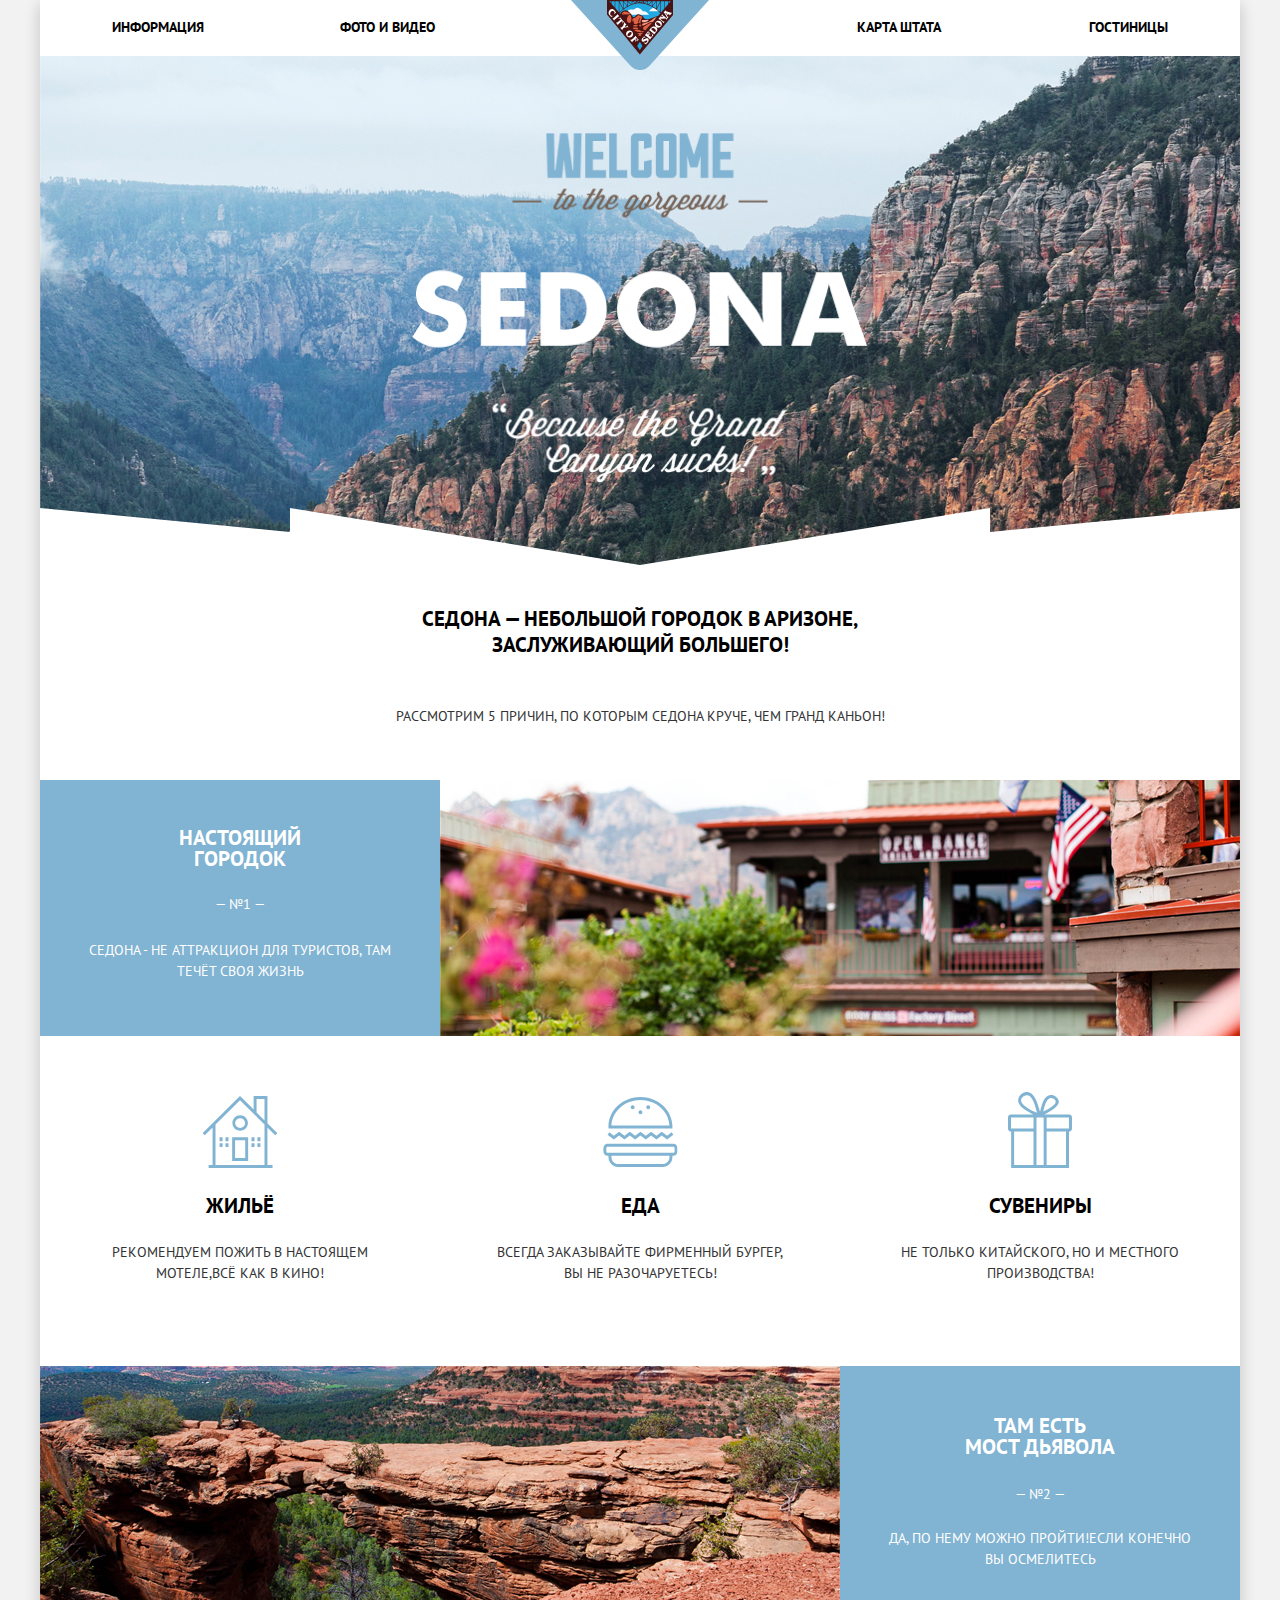
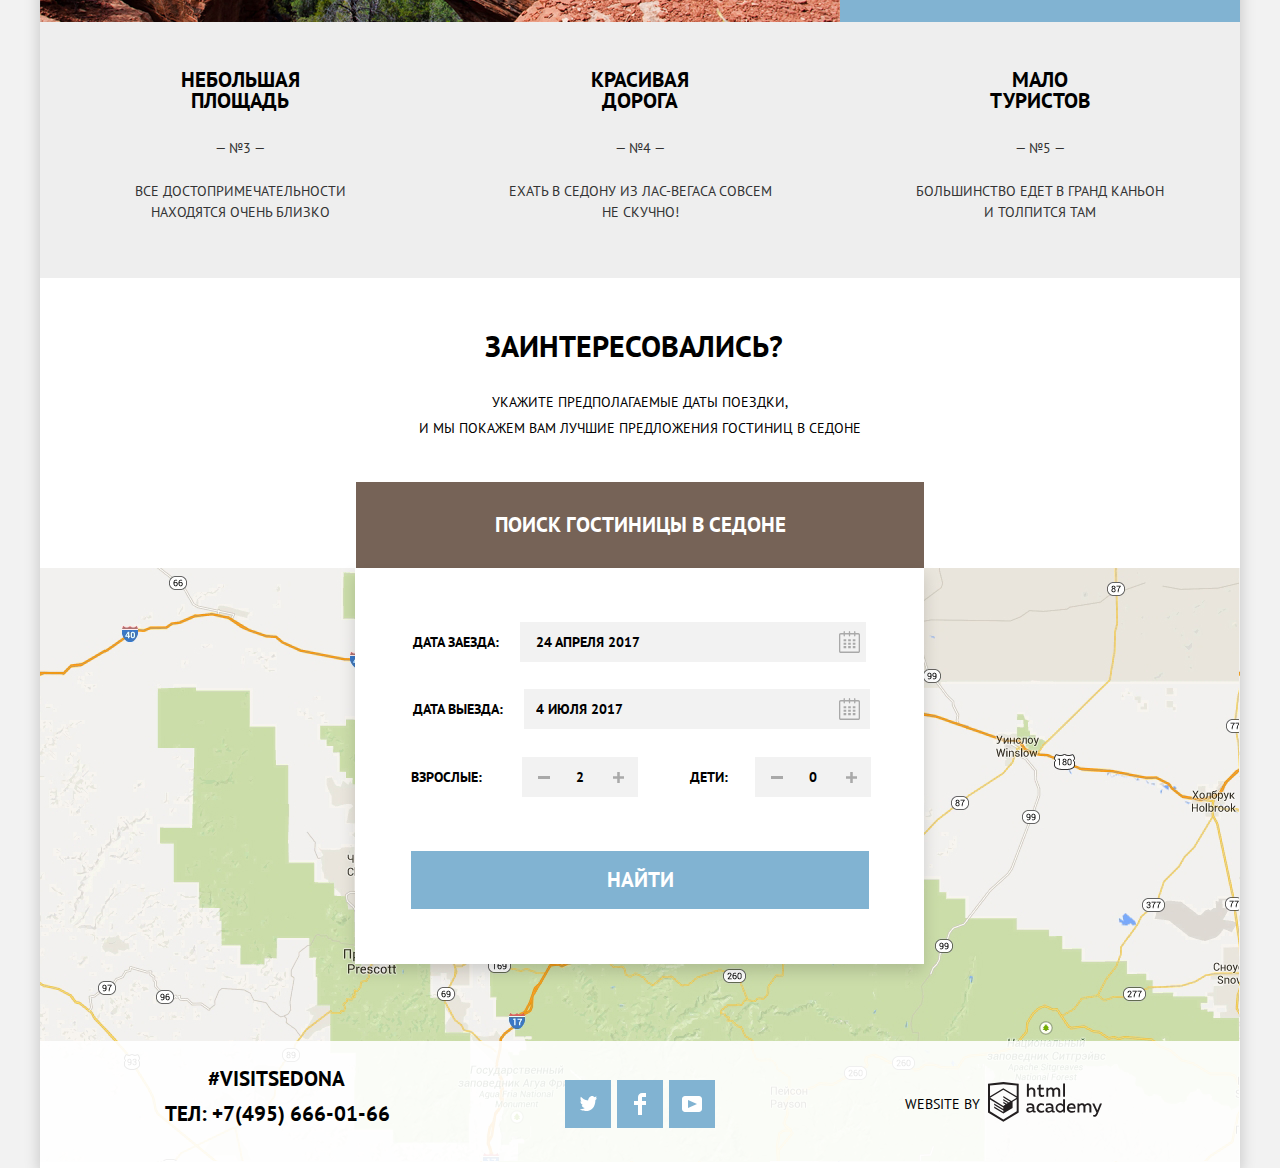
<file: index.html>
<!DOCTYPE html>
<html class="page" lang="ru">
<head>
  <meta charset="utf-8">
  <title>HTML Academy: Седона</title>
  <link rel="icon" href="favicon.ico">
  <link rel="icon" href="img/icons/icon.svg" type="image/svg+xml">
  <link rel="manifest" href="manifest.webmanifest">
  <link href="https://fonts.googleapis.com/css2?family=PT+Sans:wght@400;700&display=swap" rel="stylesheet">
  <link href="css/normalize.css" rel="stylesheet">
  <link href="css/style.min.css" rel="stylesheet">
</head>
<body>
  <div class="content">
    <header class="main-header">
      <nav class="main-navigation">
        <ul class="main-navigation__list">
          <li class="main-navigation__item text_small"><a class="info-link" href="">информация</a></li>
          <li class="main-navigation__item text_small"><a class="info-link" href="">фото и видео</a></li>
          <li class="main-navigation__item text_small"><a class="info-link" href="">карта штата</a></li>
          <li class="main-navigation__item text_small"><a class="info-link" href="catalog.html">гостиницы</a>
          </li>
        </ul>
        <a href="index.html"><img class="main-logo" src="img/logo.svg" width="138" height="70" alt="Логотип сайта"></a>
      </nav>
    </header>
    <main class="main-content container">
      <div class="greeting">
        <h1 class="visually-hidden">Седона</h1>
        <div class="main-image">
          <img class="main-image__image" src="img/background-photo.jpg" width="1200" height="509" alt="Sedona">
          <img class="main-image__motto" src="img/welcome.png" width="456" height="351"
            alt="Welcome to the gorgeous Sedona">
          <img class="main-image__shape" src="img/background-shape.svg" width="1200" height="57" alt="декоративный элемент изображения">
        </div>
      </div>
      <section class="features">
        <div class="fetures__preview">
          <h2 class="features__title text_big">Седона &mdash; небольшой городок в Аризоне, <br> заслуживающий большего!</h2>
          <p class="features__description text_small light-black-text">Рассмотрим 5 причин, по которым Седона круче, чем
            Гранд Каньон!</p>
        </div>
        <div class="features-list">
          <section class="features-item">
            <div class="features-item__colored white-text">
              <h3 class="features-item__headline text_medium">Настоящий<br> городок</h3>
              <p class="features-item__text">&mdash; №1 &mdash;</p>
              <p class="features-item__text">Седона - не аттракцион для туристов, там<br> течёт своя жизнь </p>
            </div>
            <img class="city features-item__picture" src="img/city.jpg" width="800" height="256" alt="Улица города Седона">
          </section>
          <section class="features-item">
            <h3 class="visually-hidden">Жизнь Седоны</h3>
            <div class="features-item__row_one">
              <h4 class="features-item__headline_imaged text_medium house">жильё</h4>
              <p class="features-item__text light-black-text">рекомендуем пожить в настоящем<br> мотеле,всё как в кино!
              </p>
            </div>
            <div class="features-item__row_one">
              <h4 class="features-item__headline_imaged text_medium hamburger">еда</h4>
              <p class="features-item__text light-black-text">всегда заказывайте фирменный бургер,<br> вы не
                разочаруетесь!
              </p>
            </div>
            <div class="features-item__row_one">
              <h4 class="features-item__headline_imaged text_medium gift">сувениры</h4>
              <p class="features-item__text light-black-text">не только китайского, но и местного <br> производства!</p>
            </div>
          </section>
          <section class="features-item">
            <img class="canyon features-item__picture" src="img/canyon.jpg" width="800" height="256" alt="Каньон">
            <div class="features-item__colored white-text">
              <h3 class="features-item__headline text_medium">Там есть<br> мост дьявола</h3>
              <p class="features-item__text">&mdash; №2 &mdash;</p>
              <p class="features-item__text">Да, по нему можно пройти!Если конечно<br> Вы осмелитесь</p>
            </div>
          </section>
          <section class="features-item">
            <h3 class="visually-hidden">География Седоны</h3>
            <div class="features-item__row_two">
              <h4 class="features-item__headline text_medium">небольшая<br> площадь</h4>
              <p class="features-item__text light-black-text">&mdash; №3 &mdash;</p>
              <p class="features-item__text light-black-text">все достопримечательности<br> находятся очень близко</p>
            </div>
            <div class="features-item__row_two">
              <h4 class="features-item__headline text_medium">красивая<br> дорога</h4>
              <p class="features-item__text light-black-text">&mdash; №4 &mdash;</p>
              <p class="features-item__text light-black-text">ехать в Седону из Лас-Вегаса совсем<br> не скучно!</p>
            </div>
            <div class="features-item__row_two">
              <h4 class="features-item__headline text_medium">мало<br> туристов</h4>
              <p class="features-item__text light-black-text">&mdash; №5 &mdash;</p>
              <p class="features-item__text light-black-text">большинство едет в Гранд Каньон<br> и толпится там</p>
            </div>
          </section>
        </div>
      </section>
      <div class="location">
        <h2 class="visually-hidden">расположение</h2>
        <p class="location__headline">заинтересовались?</p>
        <p class="location__text">укажите предполагаемые даты поездки,<br> и мы покажем Вам лучшие предложения гостиниц
          в
          Седоне</p>
      </div>
      <div class="hotel-search">
      <button class="hotel-search__button text_big white-text background-two">Поиск гостиницы в седоне</button>
      <form class="hotel-search-form text_small open-form" action="https://echo.htmlacademy.ru" method="get">
        <div class="form-container date-container">
          <label class="hotel-search__label arrival-label" for="arrival-field">Дата заезда: </label>
          <input class="hotel-search__field big-field text_small" type="text" name="arrival" id="arrival-field"
            value=" 24 апреля 2017" required>
          <div class="calendar form-object">
            <a class="form__link calendar__link" href="#">
            <svg width="21" height="23" viewBox="0 0 21 23" fill="none" xmlns="http://www.w3.org/2000/svg">
              <path fill-rule="evenodd" clip-rule="evenodd" d="M16.406 3.02498H19.251C20.217 3.02498 21 3.84698 21 4.86198V21.164C21 22.179 20.217 23 19.251 23H1.75C0.784 23 0 22.179 0 21.164V4.86198C0 3.84698 0.784 3.02498 1.75 3.02498H4.593V1.64798C4.593 1.26698 4.887 0.958984 5.25 0.958984C5.612 0.958984 5.906 1.26698 5.906 1.64798V3.02498H9.844V1.64798C9.844 1.26698 10.138 0.958984 10.501 0.958984C10.862 0.958984 11.156 1.26698 11.156 1.64798V3.02498H15.094V1.64798C15.094 1.26698 15.387 0.958984 15.75 0.958984C16.112 0.958984 16.406 1.26698 16.406 1.64798V3.02498ZM19.5646 21.484C19.6466 21.3979 19.691 21.2828 19.688 21.164H19.689V4.86198C19.689 4.60898 19.493 4.40298 19.252 4.40298H16.407V5.78098C16.407 6.16198 16.113 6.46998 15.751 6.46998C15.388 6.46998 15.095 6.16198 15.095 5.78098V4.40298H11.157V5.78098C11.157 6.16198 10.863 6.46998 10.502 6.46998C10.139 6.46998 9.845 6.16198 9.845 5.78098V4.40298H5.907V5.78098C5.907 6.16198 5.613 6.46998 5.251 6.46998C4.888 6.46998 4.594 6.16198 4.594 5.78098V4.40298H1.75C1.50263 4.40953 1.30696 4.61458 1.312 4.86198V21.164C1.30696 21.4114 1.50263 21.6164 1.75 21.623H19.251C19.3698 21.6201 19.4826 21.5701 19.5646 21.484Z" fill="#A9A9A9"/>
              <path fill-rule="evenodd" clip-rule="evenodd" d="M4.59399 9.2251H7.21899V11.2911H4.59399V9.2251ZM4.59399 12.6681H7.21899V14.7351H4.59399V12.6681ZM7.21899 16.1121H4.59399V18.1781H7.21899V16.1121ZM9.18799 16.1121H11.813V18.1781H9.18799V16.1121ZM11.813 12.6681H9.18799V14.7351H11.813V12.6681ZM9.18799 9.2251H11.813V11.2911H9.18799V9.2251ZM16.406 16.1121H13.781V18.1781H16.406V16.1121ZM13.781 12.6681H16.406V14.7351H13.781V12.6681ZM16.406 9.2251H13.781V11.2911H16.406V9.2251Z" fill="#A9A9A9"/>
              </svg>
            </a>
          </div>
        </div>
        <div class="form-container date-container">
          <label class="hotel-search__label departure-label" for="departure-field">Дата выезда:</label>
          <input class="hotel-search__field big-field text_small" type="text" name="departure" id="departure-field"
            value="4 июля 2017" required>
          <div class="calendar form-object">
            <a class="form__link calendar__link" href="#">
            <svg width="21" height="23" viewBox="0 0 21 23" fill="none" xmlns="http://www.w3.org/2000/svg">
              <path fill-rule="evenodd" clip-rule="evenodd" d="M16.406 3.02498H19.251C20.217 3.02498 21 3.84698 21 4.86198V21.164C21 22.179 20.217 23 19.251 23H1.75C0.784 23 0 22.179 0 21.164V4.86198C0 3.84698 0.784 3.02498 1.75 3.02498H4.593V1.64798C4.593 1.26698 4.887 0.958984 5.25 0.958984C5.612 0.958984 5.906 1.26698 5.906 1.64798V3.02498H9.844V1.64798C9.844 1.26698 10.138 0.958984 10.501 0.958984C10.862 0.958984 11.156 1.26698 11.156 1.64798V3.02498H15.094V1.64798C15.094 1.26698 15.387 0.958984 15.75 0.958984C16.112 0.958984 16.406 1.26698 16.406 1.64798V3.02498ZM19.5646 21.484C19.6466 21.3979 19.691 21.2828 19.688 21.164H19.689V4.86198C19.689 4.60898 19.493 4.40298 19.252 4.40298H16.407V5.78098C16.407 6.16198 16.113 6.46998 15.751 6.46998C15.388 6.46998 15.095 6.16198 15.095 5.78098V4.40298H11.157V5.78098C11.157 6.16198 10.863 6.46998 10.502 6.46998C10.139 6.46998 9.845 6.16198 9.845 5.78098V4.40298H5.907V5.78098C5.907 6.16198 5.613 6.46998 5.251 6.46998C4.888 6.46998 4.594 6.16198 4.594 5.78098V4.40298H1.75C1.50263 4.40953 1.30696 4.61458 1.312 4.86198V21.164C1.30696 21.4114 1.50263 21.6164 1.75 21.623H19.251C19.3698 21.6201 19.4826 21.5701 19.5646 21.484Z" fill="#A9A9A9"/>
              <path fill-rule="evenodd" clip-rule="evenodd" d="M4.59399 9.2251H7.21899V11.2911H4.59399V9.2251ZM4.59399 12.6681H7.21899V14.7351H4.59399V12.6681ZM7.21899 16.1121H4.59399V18.1781H7.21899V16.1121ZM9.18799 16.1121H11.813V18.1781H9.18799V16.1121ZM11.813 12.6681H9.18799V14.7351H11.813V12.6681ZM9.18799 9.2251H11.813V11.2911H9.18799V9.2251ZM16.406 16.1121H13.781V18.1781H16.406V16.1121ZM13.781 12.6681H16.406V14.7351H13.781V12.6681ZM16.406 9.2251H13.781V11.2911H16.406V9.2251Z" fill="#A9A9A9"/>
              </svg>
            </a>
          </div>
        </div>
        <div class="form-container amount-container">
          <label class="hotel-search__label adults-label" for="adults-field">взрослые: </label>
          <div class="less-button form-object less-button__adults ">
            <a class="form__link less-adults" href="#">
            <svg width="12" height="3" viewBox="0 0 12 3" fill="none" xmlns="http://www.w3.org/2000/svg">
              <rect width="12" height="3" fill="#A9A9A9"/>
              </svg>
              </a>
          </div>
          <input class="hotel-search__field small-field text_small adults-amount" type="text" value="2" name="adults" id="adults-field" required>
          <div class="more-button form-object">
            <a class="form__link more-adults"  href="#">
               <svg width="11" height="11" viewBox="0 0 11 11" fill="none" xmlns="http://www.w3.org/2000/svg">
              <path fill-rule="evenodd" clip-rule="evenodd" d="M4.23086 6.76932V11H6.76932V6.76932H11V4.23086H6.76932V0H4.23085V4.23086H0V6.76932H4.23086Z" fill="#A9A9A9"/>
              </svg>
              </a>

          </div>
        </div>
        <div class="form-container amount-container">
          <label class="hotel-search__label kids-label" for="kids-field">дети:</label>
          <div class="less-button form-object">
            <a class="form__link less-kids" href="">
            <svg width="12" height="3" viewBox="0 0 12 3" fill="none" xmlns="http://www.w3.org/2000/svg">
              <rect width="12" height="3" fill="#A9A9A9"/>
            </svg>
            </a>
          </div>
          <input class="hotel-search__field small-field text_small kids-amount" type="text" value="0" name="kids" id="kids-field">
         <div class="more-button form-object">
            <a class="form__link more-kids" href="">
            <svg width="11" height="11" viewBox="0 0 11 11" fill="none" xmlns="http://www.w3.org/2000/svg">
              <path fill-rule="evenodd" clip-rule="evenodd" d="M4.23086 6.76932V11H6.76932V6.76932H11V4.23086H6.76932V0H4.23085V4.23086H0V6.76932H4.23086Z" fill="#A9A9A9"/>
              </svg>
            </a>
          </div>
        </div>
        <input class="hotel-search-form__button text_big white-text background-one" type="submit" value="найти">
      </form>
      </div>
      <iframe class="location-image" src="https://www.google.com/maps/embed?pb=!1m18!1m12!1m3!1d417748.35308000026!2d-111.72268713163992!3d35.11522467886695!2m3!1f0!2f0!3f0!3m2!1i1024!2i768!4f13.1!3m3!1m2!1s0x872da132f942b00d%3A0x5548c523fa6c8efd!2z0KHQtdC00L7QvdCwLCDQkNGA0LjQt9C-0L3QsCA4NjMzNiwg0KHQqNCQ!5e0!3m2!1sru!2sru!4v1615821677086!5m2!1sru!2sru" width="1200" height="594" style="border:0;" allowfullscreen="" loading="lazy" title="Седона на карте"></iframe>
    </main>
    <footer class="main-footer container">
      <div class="footer-contacts">
        <div class="contacts text_big">
          <p class="contacts__text">#visitsedona</p>
          <a class="phone" href="tel:+74956660166">ТЕЛ: +7(495) 666-01-66</a>
        </div>
        <div class="socials">
          <a class="socials__link background-one" href="">
            <span class="visually-hidden">twitter</span>
            <svg width="17" height="17" viewBox="0 0 17 17" fill="none" xmlns="http://www.w3.org/2000/svg">
              <path d="M10.95 1.14409C12.635 0.648089 13.934 1.41409 14.527 2.32309C15.2 2.09209 15.858 1.84209 16.538 1.61509C16.5249 2.30145 16.2117 2.94761 15.681 3.38309C16.366 3.55309 16.985 2.89209 16.985 2.89209C16.816 3.89209 15.979 4.68009 15.422 4.91609C15.191 11.6661 12.247 16.1331 5.34498 15.9981H4.89898C4.48898 15.9981 0.734977 15.5381 0.000976562 14.1111C2.27198 14.3071 3.89398 13.6891 4.69398 12.9341C3.73398 12.6341 2.01498 12.4571 1.71498 9.98409C2.06398 10.0901 2.27898 10.2121 2.90498 10.1031C1.70498 9.24709 0.373977 8.53009 0.447977 6.33009C0.732977 6.65809 1.51498 6.86609 1.78798 6.80209C1.08498 6.56109 -0.182023 3.44209 0.893977 1.85009C2.71198 3.70409 4.62898 5.45609 8.04598 5.62309C8.25398 3.33009 9.18298 1.79309 10.95 1.14409Z" fill="white"/>
              </svg>
          </a>
          <a class="socials__link background-one" href="">
            <span class="visually-hidden">facebook</span>
            <svg width="12" height="22" viewBox="0 0 12 22" fill="none" xmlns="http://www.w3.org/2000/svg">
              <path d="M12 4V0H8C5.79086 0 4 1.79086 4 4V8H0V12H4V22H8V12H12V8H8V4H12Z" fill="white"/>
              </svg>
          </a>
          <a class="socials__link background-one" href="">
            <span class="visually-hidden">Youtube</span>
            <svg width="20" height="16" viewBox="0 0 20 16" fill="none" xmlns="http://www.w3.org/2000/svg">
              <path fill-rule="evenodd" clip-rule="evenodd" d="M3 0H17C18.65 0 20 1.35 20 3V13C20 14.65 18.65 16 17 16H3C1.35 16 0 14.65 0 13V3C0 1.35 1.35 0 3 0ZM6.027 4.002V11.998L15.014 8L6.027 4.002Z" fill="white"/>
              </svg>
          </a>
        </div>
        <div class="site-creator">
          <p class="site-creator__description text_small">website by</p>
          <a class="site-creator__link" href="https://htmlacademy.ru/intensive/htmlcss">
            <span class="visually-hidden">HTML Academy</span>
            <svg width="115" height="41" viewBox="0 0 115 41" fill="none" xmlns="http://www.w3.org/2000/svg">
              <path fill-rule="evenodd" clip-rule="evenodd" d="M15.5197 1.05737H15.3509L0 2.71895V31.4945L15.3509 40.8382L30.7018 31.4945V2.71895L15.5197 1.05737ZM77.0183 2.62185H75.0876V15.7311H77.0183V2.62185ZM40.8619 2.63264V7.76843C41.6131 6.9864 42.6386 6.5436 43.7105 6.53843C44.6823 6.47908 45.6329 6.84495 46.3253 7.54479C47.0177 8.24462 47.3866 9.21244 47.3399 10.2068V15.7634H45.367V10.4658C45.4231 9.94897 45.2754 9.43059 44.9566 9.02553C44.6377 8.62047 44.174 8.36218 43.6683 8.3079H43.3518C42.3456 8.36979 41.4321 8.9295 40.9041 9.80764V15.7634H38.8995V2.63264H40.8619ZM77.0183 31.4837H75.2775V30.0595C74.4828 31.1353 73.23 31.7538 71.9119 31.7211C69.4751 31.5528 67.5825 29.4822 67.5825 26.9845C67.5825 24.4867 69.4751 22.4162 71.9119 22.2479C73.1195 22.2052 74.2818 22.7203 75.0771 23.6505V18.3205H77.0183V31.4837ZM47.0656 30.0595C47.263 30.0515 47.4583 30.0152 47.6459 29.9516V31.3866C47.2482 31.5404 46.826 31.6172 46.4009 31.6132C45.6482 31.6769 44.9394 31.2429 44.639 30.5342C43.7036 31.31 42.5302 31.7227 41.3261 31.6995C39.733 31.6995 38.256 30.804 38.256 28.9482C38.256 26.65 40.3661 25.9379 42.1702 25.9379C42.9402 25.9505 43.707 26.0408 44.4596 26.2076V25.884C44.4596 24.805 43.6578 23.9742 42.1491 23.9742C41.0585 23.9764 39.9804 24.2116 38.9839 24.6647V22.8305C40.0678 22.451 41.204 22.2506 42.3495 22.2371C44.8394 22.2371 46.3693 23.4455 46.3693 26.1753V29.4121C46.3546 29.5668 46.401 29.721 46.4981 29.8406C46.5951 29.9601 46.7349 30.035 46.8862 30.0487H47.0656V30.0595ZM40.2711 28.8403C40.298 29.229 40.4761 29.5905 40.7655 29.844C41.055 30.0974 41.4317 30.2217 41.8115 30.189H41.9275C42.8819 30.1906 43.7973 29.8022 44.4702 29.11V27.5779C43.842 27.4414 43.2026 27.3655 42.5605 27.3513C41.5055 27.3513 40.2817 27.7074 40.2817 28.8403H40.2711ZM56.0229 22.9384C55.1962 22.4632 54.2596 22.2246 53.3115 22.2479H52.9422C51.7332 22.2873 50.5891 22.8166 49.7619 23.7192C48.9347 24.6218 48.4923 25.8236 48.5321 27.06V27.5024C48.6957 30.0004 50.805 31.8921 53.2482 31.7318C54.2519 31.7555 55.2477 31.5452 56.1601 31.1168V29.2718C55.3769 29.7215 54.4945 29.9591 53.5963 29.9624C52.5199 30.0288 51.4963 29.4793 50.9385 28.5356C50.3806 27.5918 50.3806 26.4095 50.9385 25.4658C51.4963 24.522 52.5199 23.9725 53.5963 24.039C54.461 24.0357 55.3066 24.2989 56.0229 24.7942V22.9384ZM66.1514 30.0595C66.3488 30.0515 66.5441 30.0152 66.7317 29.9516V31.3866C66.334 31.5404 65.9118 31.6172 65.4867 31.6132C64.734 31.6769 64.0252 31.2429 63.7248 30.5342C62.7894 31.31 61.616 31.7227 60.4119 31.6995C58.8188 31.6995 57.3417 30.804 57.3417 28.9482C57.3417 26.65 59.4518 25.9379 61.256 25.9379C62.0259 25.9505 62.7928 26.0408 63.5454 26.2076V25.884C63.5454 24.805 62.7436 23.9742 61.2349 23.9742C60.1443 23.9764 59.0662 24.2116 58.0697 24.6647V22.8305C59.1536 22.451 60.2897 22.2506 61.4353 22.2371C63.9252 22.2371 65.455 23.4455 65.455 26.1753V29.4121C65.4404 29.5668 65.4868 29.721 65.5838 29.8406C65.6809 29.9601 65.8207 30.035 65.972 30.0487H66.1514V30.0595ZM59.855 29.8481C59.5632 29.5943 59.3837 29.2311 59.3569 28.8403H59.378C59.378 27.7074 60.5385 27.3513 61.6569 27.3513C62.299 27.3655 62.9383 27.4414 63.5665 27.5779V29.11C62.8937 29.8022 61.9782 30.1906 61.0239 30.189H60.9078C60.5263 30.2247 60.1469 30.1019 59.855 29.8481ZM69.3271 26.9305C69.3271 25.2859 70.6308 23.9526 72.239 23.9526L72.2601 24.0066C73.4742 24.0066 74.5742 24.7382 75.0665 25.8732V28.0311C74.5856 29.1871 73.4673 29.9296 72.239 29.9084C70.6308 29.9084 69.3271 28.5752 69.3271 26.9305ZM83.3486 22.2479C86.8408 22.2479 88.0541 25.1395 87.4844 27.7397H80.922C81.1436 29.3582 82.6839 30.0163 84.2876 30.0163C85.2509 30.0196 86.2027 29.8021 87.0729 29.3797V31.1061C86.0736 31.5421 84.9939 31.7519 83.9078 31.7211C81.2385 31.7211 78.8963 30.189 78.8963 26.9521C78.8362 25.7502 79.2482 24.5736 80.0408 23.6841C80.8334 22.7945 81.9408 22.2658 83.1165 22.2155H83.3486V22.2479ZM80.8693 26.1753C80.9704 24.8237 82.1216 23.8104 83.4436 23.9095H83.4858C84.1064 23.8531 84.7196 24.08 85.1612 24.5295C85.6028 24.979 85.8275 25.6051 85.7752 26.24H80.8693V26.1753ZM89.489 31.4621V22.4961H91.2298V23.575C91.9777 22.7197 93.041 22.2229 94.1628 22.2047C95.2951 22.1328 96.3712 22.7163 96.9482 23.7153C97.7407 22.8335 98.8477 22.3161 100.018 22.2803C100.952 22.2327 101.859 22.6011 102.507 23.2901C103.154 23.9792 103.478 24.9213 103.394 25.8732V31.4837H101.39V25.9271C101.437 25.4734 101.306 25.0191 101.024 24.6647C100.743 24.3104 100.336 24.0852 99.8917 24.039H99.6174C98.7512 24.0941 97.9525 24.536 97.4335 25.2474V31.4837H95.4289V25.9271C95.4728 25.47 95.3357 25.0139 95.0481 24.6611C94.7606 24.3082 94.3467 24.088 93.8991 24.0497H93.6881C92.7466 24.1344 91.8915 24.6449 91.3564 25.4416V31.5161H89.5312L89.489 31.4621ZM113.977 22.4745H111.972L109.324 29.2718L106.306 22.4853H104.196L108.417 31.5484L108.237 32.0016C107.72 33.3611 107.003 34.0516 106.053 34.0516C105.75 34.0548 105.447 34.0112 105.156 33.9221V35.6161C105.536 35.7125 105.926 35.7632 106.317 35.7671C107.646 35.7671 108.902 35.0226 109.851 32.6813L113.977 22.4745ZM52.689 6.78658V3.54974L50.7266 4.01369V6.73264H49.144V8.49132H50.7899V12.9905C50.7231 13.817 51.0244 14.6301 51.61 15.2038C52.1955 15.7775 53.0028 16.0505 53.8073 15.9468C54.5996 15.9535 55.3875 15.8259 56.139 15.5692V13.8429C55.5727 14.0781 54.9672 14.199 54.356 14.199C53.2165 14.199 52.689 13.8105 52.689 12.6237V8.5129H55.8541V6.78658H52.689ZM58.3862 15.7526V6.75421H60.1376V7.83316C60.8811 6.97655 61.9403 6.476 63.0601 6.45211C64.1624 6.38099 65.2146 6.93142 65.8032 7.88711C66.5958 7.00534 67.7028 6.48794 68.8734 6.45211C69.8138 6.41462 70.7233 6.79859 71.364 7.50353C72.0046 8.20846 72.3126 9.16418 72.2073 10.1205V15.7418H70.2028V10.1853C70.2499 9.73151 70.1184 9.27721 69.8373 8.92287C69.5561 8.56853 69.1485 8.34334 68.7046 8.29711H68.4619C67.5957 8.35228 66.797 8.7942 66.278 9.50553V15.7418H64.2734V10.1853C64.3206 9.73151 64.1891 9.27721 63.9079 8.92287C63.6268 8.56853 63.2191 8.34334 62.7752 8.29711H62.5326C61.5911 8.38181 60.736 8.89229 60.2009 9.68895V15.7634H58.3862V15.7526ZM28.6972 30.3033L28.7078 30.2968L28.6972 30.3184V30.3033ZM28.6972 18.3205V30.3033L15.3509 38.4321L2.00459 30.3184V18.5147L15.2876 26.6068V28.0311L6.18257 22.5284V23.9418L15.3404 29.5632V31.0629L6.19312 25.4955V26.9521L15.3509 32.5734L24.5826 26.9197V20.8129L28.6972 18.3205ZM28.7078 16.7776L25.0362 18.9355L23.3482 20.0145L15.3087 15.0837V16.4971L22.156 20.7266L22.0083 20.8237L20.9532 21.4063L15.2876 17.9537V19.3995L19.761 22.1184L18.706 22.8413L15.3298 20.7913V22.2047L17.5454 23.5426L15.2982 24.9021L2.11009 16.864L15.3087 8.72869L28.7078 16.7776ZM15.2876 7.27211L28.7078 15.3534V4.56395L15.3615 3.12895L2.01514 4.56395V15.3534L15.2876 7.27211Z" fill="#231F20"/>
              </svg>
          </a>
        </div>
      </div>
    </footer>
  </div>
  <script src="js/script.min.js"></script>
</body>

</html>
</file>
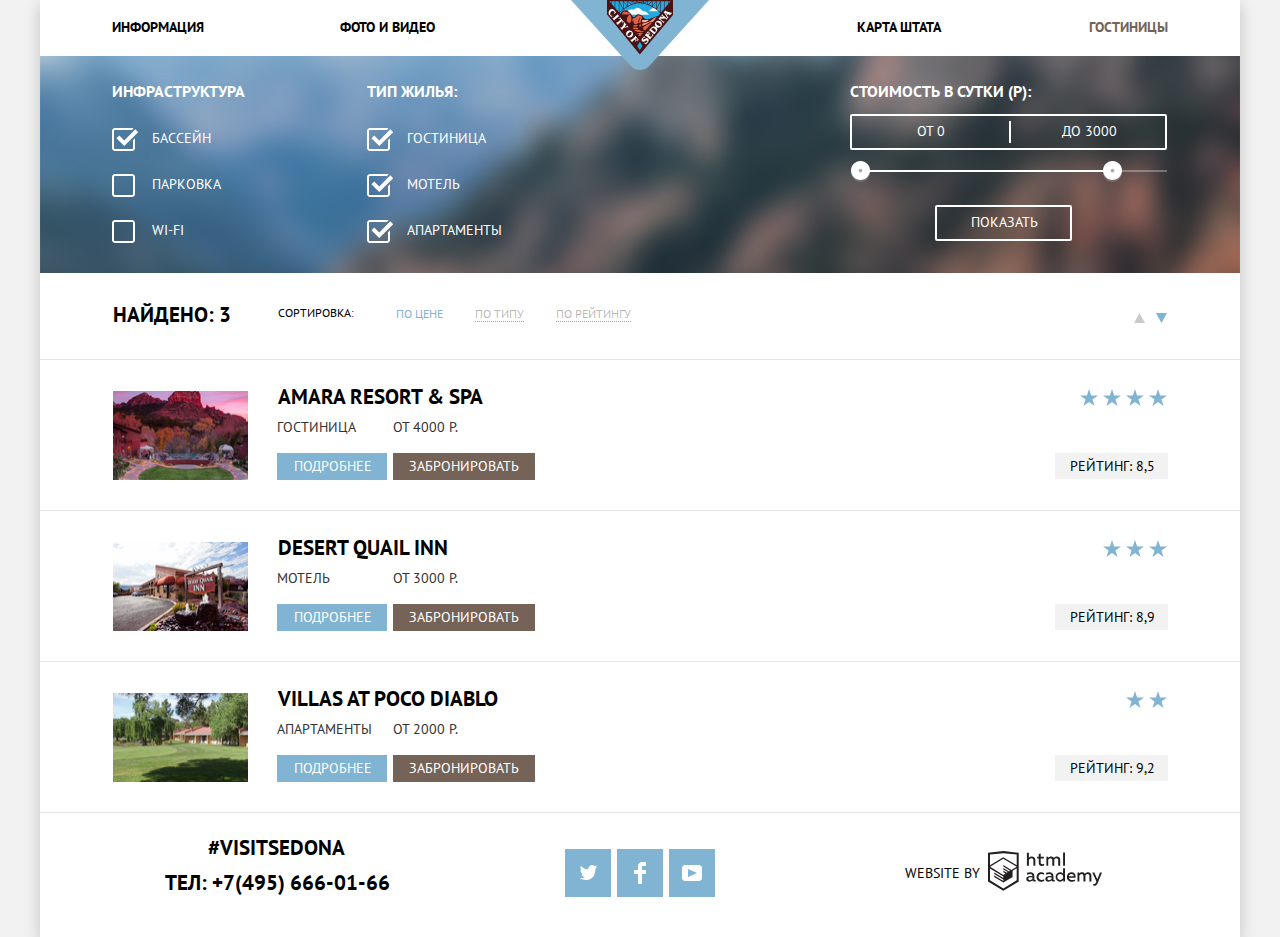
<file: catalog.html>
<!DOCTYPE html>
<html class="page" lang="ru">

<head>
  <meta charset="utf-8">
  <title>HTML Academy: Седона</title>
  <link rel="icon" href="favicon.ico">
  <link rel="icon" href="img/icons/icon.svg" type="image/svg+xml">
  <link rel="manifest" href="manifest.webmanifest">
  <link href="https://fonts.googleapis.com/css2?family=PT+Sans:wght@400;700&display=swap" rel="stylesheet">
  <link href="css/normalize.css" rel="stylesheet">
  <link href="css/style.min.css" rel="stylesheet">
</head>

<body>
  <div class="content">
    <header class="main-header">
      <nav class="main-navigation">
        <ul class="main-navigation__list">
          <li class="main-navigation__item text_small"><a class="info-link" href="">информация</a></li>
          <li class="main-navigation__item text_small"><a class="info-link" href="">фото и видео</a></li>
          <li class="main-navigation__item text_small"><a class="info-link" href="">карта штата</a></li>
          <li class="main-navigation__item text_small"><a class="info-link active" href="catalog.html">гостиницы</a></li>
        </ul>
        <a href="index.html"><img class="main-logo" src="img/logo.svg" width="138" height="70" alt="Логотип сайта"></a>
      </nav>
    </header>
    <main class="hotels">
      <h1 class="visually-hidden">Выбор гостиницы</h1>
      <div class="search-filter">
        <form class="search-filter__form white-text catalog-container" method="get"
          action="https://echo.htmlacademy.ru">
          <fieldset class="infrastructure search__fieldset">
            <legend class="filter-legend">инфраструктура</legend>
            <ul class="infrastructure__list search-filter__list">
              <li class="infrastructure__item search-filter__item" tabindex="0">
                <input class="visually-hidden filter-input" type="checkbox" name="pool" id="pool-field" checked>
                <label class="filter-label" for="pool-field">бассейн</label>
              </li>
              <li class="infrastructure__item search-filter__item" tabindex="0">
                <input class="visually-hidden filter-input" type="checkbox" name="parking" id="parking-field" tabindex="0">
                <label class="filter-label" for="parking-field">парковка</label>
              </li>
              <li class="infrastructure__item search-filter__item" tabindex="0">
                <input class="visually-hidden filter-input" type="checkbox" name="internet" id="internet-field" tabindex="0">
                <label class="filter-label" for="internet-field">wi-fi</label>
              </li>
            </ul>
          </fieldset>
          <fieldset class="house-type search__fieldset">
            <legend class="filter-legend ">тип жилья:</legend>
            <ul class="house-type__list search-filter__list">
              <li class="house-type__item search-filter__item" tabindex="0">
                <input class="visually-hidden filter-input" type="checkbox" name="hotel" id="hotel-field" checked>
                <label class="filter-label" for="hotel-field">гостиница</label>
              </li>
              <li class="house-type__item search-filter__item" tabindex="0">
                <input class="visually-hidden filter-input" type="checkbox" name="motel" id="motel-field" checked>
                <label class="filter-label" for="motel-field">мотель</label>
              </li>
              <li class="house-type__item search-filter__item" tabindex="0">
                <input class="visually-hidden filter-input" type="checkbox" name="apartments" id="apartments-field"
                  checked>
                <label class="filter-label" for="apartments-field">апартаменты</label>
              </li>
            </ul>
          </fieldset>
          <fieldset class="price-fieldset">
            <legend class="filter-legend price-legend">стоимость в сутки (Р):</legend>
            <ul class="price__list">
              <li class="price__item">
                <ul class="price-item__list">
                  <li class="price-item__list_field first-field">от 0</li>
                  <li class="price-item__list_field last-field">до 3000</li>
                </ul>
              </li>
              <li class="price__item range">
                <div class="range-filter">
                  <div class="range-controls">
                    <div class="scale">
                      <div class="bar"></div>
                    </div>
                    <div class="toggle toggle-min" tabindex="0"><a class="toggle-min-link" href=""></a></div>
                    <div class="toggle toggle-max" tabindex="0"><a class="toggle-max-link" href=""></a></div>
                  </div>
                </div>
              </li>
            </ul>
            <input class="range-button white-text" type="submit" name="show" value="показать">
          </fieldset>
        </form>
      </div>
      <section class="results catalog-container ">
        <div class="sort-box">
          <h2 class="sort-box__title text_big">Найдено:&nbsp;3</h2>
          <p class="sort-box__description">сортировка:</p>
          <form class="sort-box__form catalog-container" method="get" action="https://echo.htmlacademy.ru">
            <fieldset class="sort-box__fieldset">
              <ul class="sort-option">
                <li class="sort-option__item active">
                  <input class="visually-hidden sort-box__radio " name="sort-radio" type="radio" value="price" id="by-price-field"
                    checked>
                  <label for="by-price-field" class="sort-option__label" tabindex="0">по цене</label>
                </li>
                <li class="sort-option__item">
                  <input class="visually-hidden sort-box__radio" name="sort-radio" type="radio" value="type" id="by-type-field">
                  <label for="by-type-field" class="sort-option__label" tabindex="0">по типу</label>
                </li>
                <li class="sort-option__item">
                  <input class="visually-hidden sort-box__radio" name="sort-radio" type="radio" value="rating" id="by-rating-field">
                  <label for="by-rating-field" class="sort-option__label" tabindex="0">по рейтингу</label>
                </li>
              </ul>
            </fieldset>
          </form>
          <form class="sort-option__button">
            <input class="sort-button-up" type="radio" name="sort-button" value="up" id="up-field">
            <label for="up-field" class="up-label"></label>
            <input class="sort-button-down" type="radio" name="sort-button" value="down" id="down-field" checked>
            <label for="down-field" class="down-label" ></label>
          </form>
        </div>
        <div class="sort-list">
          <div class="sort-list__item decorated">
            <img class="sort-list__image" src="img/amara-resort-spa.jpg" width="135" height="90"
              alt=" гостиница Amara Resort & Spa">
            <div class="sort-list__content">
              <div class="sort-list__item_description">
                <h3 class="sort-list__title text_big"><a class="info-link" href="">Amara Resort & Spa</a></h3>
                <div class="sort-list__content_block">
                  <p class="sort-list__text light-black-text">гостиница</p>
                  <a class="detail white-text background-one" href="">подробнее</a>
                </div>
                <div class="sort-list__content_block">
                  <p class="sort-list__text light-black-text">от 4000 р.</p>
                  <a class="booking white-text background-two" href="">забронировать</a>
                </div>
              </div>
              <div class="rating">
                <ul class="rating__list">
                  <li class="rating__item"></li>
                  <li class="rating__item"></li>
                  <li class="rating__item"></li>
                  <li class="rating__item"></li>
                </ul>
                <p class="rating__text">рейтинг:&nbsp;8,5</p>
              </div>
            </div>
          </div>
          <div class="sort-list__item decorated">
            <img class="sort-list__image" src="img/desert-quail-inn.jpg" width="135" height="90"
              alt="Мотель Desert Quail Inn">
            <div class="sort-list__content">
              <div class="sort-list__item_description">
                <h3 class="sort-list__title text_big"><a class="info-link" href=""> Desert Quail Inn </a></h3>
                <div class="sort-list__content_block">
                  <p class="sort-list__text light-black-text">мотель</p>
                  <a class="detail white-text background-one" href="">подробнее</a>
                </div>
                <div class="sort-list__content_block">
                  <p class="sort-list__text light-black-text">от 3000 р.</p>
                  <a class="booking white-text background-two" href="">забронировать</a>
                </div>
              </div>
              <div class="rating">
                <ul class="rating__list">
                  <li class="rating__item"></li>
                  <li class="rating__item"></li>
                  <li class="rating__item"></li>
                </ul>
                <p class="rating__text">рейтинг:&nbsp;8,9</p>
              </div>
            </div>
          </div>
          <div class="sort-list__item decorated">
            <img class="sort-list__image" src="img/villas-at-poco-diablo.jpg" width="135" height="90"
              alt="апартаменты Villas at Poco Diablo">
            <div class="sort-list__content">
              <div class="sort-list__item_description">
                <h3 class="sort-list__title text_big"><a class="info-link" href="">Villas at Poco Diablo</a></h3>
                <div class="sort-list__content_block">
                  <p class="sort-list__text light-black-text">апартаменты</p>
                  <a class="detail white-text background-one" href="">подробнее</a>
                </div>
                <div class="sort-list__content_block">
                  <p class="sort-list__text light-black-text">от 2000 р.</p>
                  <a class="booking white-text background-two" href="">забронировать</a>
                </div>
              </div>
              <div class="rating">
                <ul class="rating__list">
                  <li class="rating__item"></li>
                  <li class="rating__item"></li>
                </ul>
                <p class="rating__text">рейтинг:&nbsp;9,2</p>
              </div>
            </div>
          </div>
        </div>
      </section>
    </main>
    <footer class="main-footer">
      <div class="footer-contacts catalog-contacts">
        <div class="contacts text_big">
          <p class="contacts__text">#visitsedona</p>
          <a class="phone" href="tel:+74956660166">ТЕЛ: +7(495) 666-01-66</a>
        </div>
        <div class="socials">
          <a class="socials__link background-one" href="">
            <span class="visually-hidden">twitter</span>
            <svg width="17" height="17" viewBox="0 0 17 17" fill="none" xmlns="http://www.w3.org/2000/svg">
              <path
                d="M10.95 1.14409C12.635 0.648089 13.934 1.41409 14.527 2.32309C15.2 2.09209 15.858 1.84209 16.538 1.61509C16.5249 2.30145 16.2117 2.94761 15.681 3.38309C16.366 3.55309 16.985 2.89209 16.985 2.89209C16.816 3.89209 15.979 4.68009 15.422 4.91609C15.191 11.6661 12.247 16.1331 5.34498 15.9981H4.89898C4.48898 15.9981 0.734977 15.5381 0.000976562 14.1111C2.27198 14.3071 3.89398 13.6891 4.69398 12.9341C3.73398 12.6341 2.01498 12.4571 1.71498 9.98409C2.06398 10.0901 2.27898 10.2121 2.90498 10.1031C1.70498 9.24709 0.373977 8.53009 0.447977 6.33009C0.732977 6.65809 1.51498 6.86609 1.78798 6.80209C1.08498 6.56109 -0.182023 3.44209 0.893977 1.85009C2.71198 3.70409 4.62898 5.45609 8.04598 5.62309C8.25398 3.33009 9.18298 1.79309 10.95 1.14409Z"
                fill="white" />
            </svg>
          </a>
          <a class="socials__link background-one" href="">
            <span class="visually-hidden">facebook</span>
            <svg width="12" height="22" viewBox="0 0 12 22" fill="none" xmlns="http://www.w3.org/2000/svg">
              <path d="M12 4V0H8C5.79086 0 4 1.79086 4 4V8H0V12H4V22H8V12H12V8H8V4H12Z" fill="white" />
            </svg>
          </a>
          <a class="socials__link background-one" href="">
            <span class="visually-hidden">Youtube</span>
            <svg width="20" height="16" viewBox="0 0 20 16" fill="none" xmlns="http://www.w3.org/2000/svg">
              <path fill-rule="evenodd" clip-rule="evenodd"
                d="M3 0H17C18.65 0 20 1.35 20 3V13C20 14.65 18.65 16 17 16H3C1.35 16 0 14.65 0 13V3C0 1.35 1.35 0 3 0ZM6.027 4.002V11.998L15.014 8L6.027 4.002Z"
                fill="white" />
            </svg>
          </a>
        </div>
        <div class="site-creator">
          <p class="site-creator__description text_small">website by</p>
          <a class="site-creator__link" href="https://htmlacademy.ru/intensive/htmlcss">
            <span class="visually-hidden">HTML Academy</span>
            <svg width="115" height="41" viewBox="0 0 115 41" fill="none" xmlns="http://www.w3.org/2000/svg">
              <path fill-rule="evenodd" clip-rule="evenodd"
                d="M15.5197 1.05737H15.3509L0 2.71895V31.4945L15.3509 40.8382L30.7018 31.4945V2.71895L15.5197 1.05737ZM77.0183 2.62185H75.0876V15.7311H77.0183V2.62185ZM40.8619 2.63264V7.76843C41.6131 6.9864 42.6386 6.5436 43.7105 6.53843C44.6823 6.47908 45.6329 6.84495 46.3253 7.54479C47.0177 8.24462 47.3866 9.21244 47.3399 10.2068V15.7634H45.367V10.4658C45.4231 9.94897 45.2754 9.43059 44.9566 9.02553C44.6377 8.62047 44.174 8.36218 43.6683 8.3079H43.3518C42.3456 8.36979 41.4321 8.9295 40.9041 9.80764V15.7634H38.8995V2.63264H40.8619ZM77.0183 31.4837H75.2775V30.0595C74.4828 31.1353 73.23 31.7538 71.9119 31.7211C69.4751 31.5528 67.5825 29.4822 67.5825 26.9845C67.5825 24.4867 69.4751 22.4162 71.9119 22.2479C73.1195 22.2052 74.2818 22.7203 75.0771 23.6505V18.3205H77.0183V31.4837ZM47.0656 30.0595C47.263 30.0515 47.4583 30.0152 47.6459 29.9516V31.3866C47.2482 31.5404 46.826 31.6172 46.4009 31.6132C45.6482 31.6769 44.9394 31.2429 44.639 30.5342C43.7036 31.31 42.5302 31.7227 41.3261 31.6995C39.733 31.6995 38.256 30.804 38.256 28.9482C38.256 26.65 40.3661 25.9379 42.1702 25.9379C42.9402 25.9505 43.707 26.0408 44.4596 26.2076V25.884C44.4596 24.805 43.6578 23.9742 42.1491 23.9742C41.0585 23.9764 39.9804 24.2116 38.9839 24.6647V22.8305C40.0678 22.451 41.204 22.2506 42.3495 22.2371C44.8394 22.2371 46.3693 23.4455 46.3693 26.1753V29.4121C46.3546 29.5668 46.401 29.721 46.4981 29.8406C46.5951 29.9601 46.7349 30.035 46.8862 30.0487H47.0656V30.0595ZM40.2711 28.8403C40.298 29.229 40.4761 29.5905 40.7655 29.844C41.055 30.0974 41.4317 30.2217 41.8115 30.189H41.9275C42.8819 30.1906 43.7973 29.8022 44.4702 29.11V27.5779C43.842 27.4414 43.2026 27.3655 42.5605 27.3513C41.5055 27.3513 40.2817 27.7074 40.2817 28.8403H40.2711ZM56.0229 22.9384C55.1962 22.4632 54.2596 22.2246 53.3115 22.2479H52.9422C51.7332 22.2873 50.5891 22.8166 49.7619 23.7192C48.9347 24.6218 48.4923 25.8236 48.5321 27.06V27.5024C48.6957 30.0004 50.805 31.8921 53.2482 31.7318C54.2519 31.7555 55.2477 31.5452 56.1601 31.1168V29.2718C55.3769 29.7215 54.4945 29.9591 53.5963 29.9624C52.5199 30.0288 51.4963 29.4793 50.9385 28.5356C50.3806 27.5918 50.3806 26.4095 50.9385 25.4658C51.4963 24.522 52.5199 23.9725 53.5963 24.039C54.461 24.0357 55.3066 24.2989 56.0229 24.7942V22.9384ZM66.1514 30.0595C66.3488 30.0515 66.5441 30.0152 66.7317 29.9516V31.3866C66.334 31.5404 65.9118 31.6172 65.4867 31.6132C64.734 31.6769 64.0252 31.2429 63.7248 30.5342C62.7894 31.31 61.616 31.7227 60.4119 31.6995C58.8188 31.6995 57.3417 30.804 57.3417 28.9482C57.3417 26.65 59.4518 25.9379 61.256 25.9379C62.0259 25.9505 62.7928 26.0408 63.5454 26.2076V25.884C63.5454 24.805 62.7436 23.9742 61.2349 23.9742C60.1443 23.9764 59.0662 24.2116 58.0697 24.6647V22.8305C59.1536 22.451 60.2897 22.2506 61.4353 22.2371C63.9252 22.2371 65.455 23.4455 65.455 26.1753V29.4121C65.4404 29.5668 65.4868 29.721 65.5838 29.8406C65.6809 29.9601 65.8207 30.035 65.972 30.0487H66.1514V30.0595ZM59.855 29.8481C59.5632 29.5943 59.3837 29.2311 59.3569 28.8403H59.378C59.378 27.7074 60.5385 27.3513 61.6569 27.3513C62.299 27.3655 62.9383 27.4414 63.5665 27.5779V29.11C62.8937 29.8022 61.9782 30.1906 61.0239 30.189H60.9078C60.5263 30.2247 60.1469 30.1019 59.855 29.8481ZM69.3271 26.9305C69.3271 25.2859 70.6308 23.9526 72.239 23.9526L72.2601 24.0066C73.4742 24.0066 74.5742 24.7382 75.0665 25.8732V28.0311C74.5856 29.1871 73.4673 29.9296 72.239 29.9084C70.6308 29.9084 69.3271 28.5752 69.3271 26.9305ZM83.3486 22.2479C86.8408 22.2479 88.0541 25.1395 87.4844 27.7397H80.922C81.1436 29.3582 82.6839 30.0163 84.2876 30.0163C85.2509 30.0196 86.2027 29.8021 87.0729 29.3797V31.1061C86.0736 31.5421 84.9939 31.7519 83.9078 31.7211C81.2385 31.7211 78.8963 30.189 78.8963 26.9521C78.8362 25.7502 79.2482 24.5736 80.0408 23.6841C80.8334 22.7945 81.9408 22.2658 83.1165 22.2155H83.3486V22.2479ZM80.8693 26.1753C80.9704 24.8237 82.1216 23.8104 83.4436 23.9095H83.4858C84.1064 23.8531 84.7196 24.08 85.1612 24.5295C85.6028 24.979 85.8275 25.6051 85.7752 26.24H80.8693V26.1753ZM89.489 31.4621V22.4961H91.2298V23.575C91.9777 22.7197 93.041 22.2229 94.1628 22.2047C95.2951 22.1328 96.3712 22.7163 96.9482 23.7153C97.7407 22.8335 98.8477 22.3161 100.018 22.2803C100.952 22.2327 101.859 22.6011 102.507 23.2901C103.154 23.9792 103.478 24.9213 103.394 25.8732V31.4837H101.39V25.9271C101.437 25.4734 101.306 25.0191 101.024 24.6647C100.743 24.3104 100.336 24.0852 99.8917 24.039H99.6174C98.7512 24.0941 97.9525 24.536 97.4335 25.2474V31.4837H95.4289V25.9271C95.4728 25.47 95.3357 25.0139 95.0481 24.6611C94.7606 24.3082 94.3467 24.088 93.8991 24.0497H93.6881C92.7466 24.1344 91.8915 24.6449 91.3564 25.4416V31.5161H89.5312L89.489 31.4621ZM113.977 22.4745H111.972L109.324 29.2718L106.306 22.4853H104.196L108.417 31.5484L108.237 32.0016C107.72 33.3611 107.003 34.0516 106.053 34.0516C105.75 34.0548 105.447 34.0112 105.156 33.9221V35.6161C105.536 35.7125 105.926 35.7632 106.317 35.7671C107.646 35.7671 108.902 35.0226 109.851 32.6813L113.977 22.4745ZM52.689 6.78658V3.54974L50.7266 4.01369V6.73264H49.144V8.49132H50.7899V12.9905C50.7231 13.817 51.0244 14.6301 51.61 15.2038C52.1955 15.7775 53.0028 16.0505 53.8073 15.9468C54.5996 15.9535 55.3875 15.8259 56.139 15.5692V13.8429C55.5727 14.0781 54.9672 14.199 54.356 14.199C53.2165 14.199 52.689 13.8105 52.689 12.6237V8.5129H55.8541V6.78658H52.689ZM58.3862 15.7526V6.75421H60.1376V7.83316C60.8811 6.97655 61.9403 6.476 63.0601 6.45211C64.1624 6.38099 65.2146 6.93142 65.8032 7.88711C66.5958 7.00534 67.7028 6.48794 68.8734 6.45211C69.8138 6.41462 70.7233 6.79859 71.364 7.50353C72.0046 8.20846 72.3126 9.16418 72.2073 10.1205V15.7418H70.2028V10.1853C70.2499 9.73151 70.1184 9.27721 69.8373 8.92287C69.5561 8.56853 69.1485 8.34334 68.7046 8.29711H68.4619C67.5957 8.35228 66.797 8.7942 66.278 9.50553V15.7418H64.2734V10.1853C64.3206 9.73151 64.1891 9.27721 63.9079 8.92287C63.6268 8.56853 63.2191 8.34334 62.7752 8.29711H62.5326C61.5911 8.38181 60.736 8.89229 60.2009 9.68895V15.7634H58.3862V15.7526ZM28.6972 30.3033L28.7078 30.2968L28.6972 30.3184V30.3033ZM28.6972 18.3205V30.3033L15.3509 38.4321L2.00459 30.3184V18.5147L15.2876 26.6068V28.0311L6.18257 22.5284V23.9418L15.3404 29.5632V31.0629L6.19312 25.4955V26.9521L15.3509 32.5734L24.5826 26.9197V20.8129L28.6972 18.3205ZM28.7078 16.7776L25.0362 18.9355L23.3482 20.0145L15.3087 15.0837V16.4971L22.156 20.7266L22.0083 20.8237L20.9532 21.4063L15.2876 17.9537V19.3995L19.761 22.1184L18.706 22.8413L15.3298 20.7913V22.2047L17.5454 23.5426L15.2982 24.9021L2.11009 16.864L15.3087 8.72869L28.7078 16.7776ZM15.2876 7.27211L28.7078 15.3534V4.56395L15.3615 3.12895L2.01514 4.56395V15.3534L15.2876 7.27211Z"
                fill="#231F20" />
            </svg>
          </a>
        </div>
      </div>
    </footer>
  </div>
</body>

</html>
</file>
<file: css/style.min.css>
@keyframes move{0%{transform:translateY(-10px);opacity:0}to{transform:translateY(0);opacity:1}}:root{--basic-white:#FFFFFF;--basic-black:#000000;--basic-gray:#EEEEEE;--basic-dark-gray:#666666;--basic-light-black:#333333;--basic-light-blue:#81B3D2;--basic-brown:#766357;--basic-light-gray:#F2F2F2;--basic-gray-special1:#BDBBBC;--basic-gray-special2:#E5E5E5;--basic-gray-special3:#EBEBEB;--basic-blue-hover:#669EC0;--basic-blue-active:#5496BD;--basic-brown-hover:#604E43;--basic-brown-active:#503E33;--basic-white-transparent:rgba(255, 255, 255, 0.3);--basic-white-light-transparent:rgba(255, 255, 255, 0.9);--basic-black-transparent:rgba(0, 0, 0, 0.3)}a,body{color:var(--basic-black)}body{min-width:1200px;position:relative;margin:0;padding:0;font-family:"PT Sans","Arial",sans-serif;font-size:14px;line-height:21px;font-weight:400;text-transform:uppercase;list-style:none;text-align:center;min-height:100%;display:grid;grid-template-rows:min-content 1fr min-content;align-content:start}.content{background-color:var(--basic-white);box-shadow:0 5px 15px rgba(0,1,1,.2);margin:0 auto}.page{height:100%;background-color:var(--basic-light-gray)}a{text-decoration:none}img{max-width:100%;height:auto}.container{width:1200px;margin:0 auto}.visually-hidden{position:absolute;width:1px;height:1px;margin:-1px;border:0;padding:0;white-space:nowrap;clip-path:inset(100%);clip:rect(0 0 0 0);overflow:hidden}.text_small{font-weight:700;font-size:14px;line-height:26px}.text_big,.text_medium{font-weight:700;font-size:21px;line-height:21px}.text_big{line-height:26px}.light-black-text{color:var(--basic-light-black)}.white-text{color:var(--basic-white)}.info-link:focus,.info-link:hover,.sort-option__label:hover{color:var(--basic-light-blue)}.info-link:active{color:var(--basic-black-transparent)}.background-one{background-color:var(--basic-light-blue)}.background-one:hover{background-color:var(--basic-blue-hover)}.background-one:active{background-color:var(--basic-blue-active);color:var(--basic-white-transparent)}.background-two{background-color:var(--basic-brown)}.background-two:hover{background-color:var(--basic-brown-hover)}.background-two:active{background-color:var(--basic-brown-active);color:var(--basic-white-transparent)}.active{color:var(--basic-brown)}.main-header{width:1200px;margin:0 auto;min-height:56px}.main-navigation__list{display:flex;flex-wrap:wrap;list-style:none;margin:0;padding:14px 70px}.main-navigation__item{width:200px;margin-left:0;margin-right:0}.main-navigation__item:first-child{margin-left:2px}.main-navigation__item:first-child,.main-navigation__item:nth-child(2){justify-self:letf;text-align:left;margin-right:28px}.main-navigation__item:last-child,.main-navigation__item:nth-child(3){justify-self:right;text-align:right}.main-navigation__item:nth-child(3){margin-left:auto;margin-right:27px}.main-navigation__item:last-child{margin-right:2px}.main-logo{position:absolute;top:0;transform:translateX(-50%);width:138px;height:70px;z-index:5}.main-image{position:relative;width:1200px;height:509px;z-index:1;background-color:var(--basic-dark-gray)}.main-image__motto{position:relative;top:-438px}.main-image__shape{position:absolute;bottom:0;left:0}.features-list{display:flex;flex-direction:column}.features__title{width:480px;height:80px;margin:41px auto 17px}.features__description{font-weight:400;margin:0 auto 51px}.features-item{display:flex}.features-item__text{margin:0}.features-item__colored{display:flex;flex-direction:column;justify-content:space-around;background-color:var(--basic-light-blue);margin:0;padding:5px;width:390px}.features-item__picture{object-fit:cover;align-self:center;width:800px;height:256px;background-color:var(--basic-light-blue)}.features-item__colored .features-item__headline{margin-bottom:0;margin-top:29px}.features-item__colored:nth-child(2) .features-item__headline{margin-top:32px;margin-bottom:4px}.features-item__colored .features-item__text:nth-child(3){margin-top:0;margin-bottom:36px}.features-item:nth-child(2){flex-wrap:wrap;justify-content:space-around;min-height:330px;align-items:center}.features-item__row_one{position:relative;flex-basis:390px;margin:0;padding:5px}.features-item__row_one:last-child,.features-item__row_two:last-child{margin-right:auto}.features-item__headline_imaged{position:relative;margin-top:76px;margin-bottom:26px;margin-left:0}.gift::before,.hamburger::before,.house::before{content:"";position:absolute;background-image:url(../img/house.svg);width:75px;height:72px;margin-top:11px;top:-110px;left:50%;transform:translateX(-50%)}.gift::before,.hamburger::before{background-image:url(../img/hamburger.svg);height:70px;margin-top:12px}.gift::before{background-image:url(../img/gift.svg);width:64px;height:77px;margin-top:11px;top:-115px}.features-item:last-child{flex-wrap:wrap;justify-content:space-around;align-items:center;background-color:var(--basic-gray);margin-bottom:10px;padding:0;min-height:256px}.features-item__row_two{display:flex;flex-direction:column;justify-content:space-around;padding:10px;min-height:120px;width:380px}.features-item__row_two .features-item__headline{margin-top:0;margin-bottom:7px}.features-item__row_two .features-item__text:nth-child(2){margin-top:20px;margin-bottom:0}.features-item__row_two .features-item__text:nth-child(3){margin-top:22px;margin-bottom:9px}.location__headline{font-weight:700;font-size:30px;line-height:1.5em;margin:35px 12px 21px 0}.location__text{font-weight:400;font-size:14px;line-height:26px;margin-bottom:41px}.hotel-search{position:relative}.hotel-search__button{width:568px;height:86px;padding:10px 25px;text-transform:uppercase;cursor:pointer;border:0}.open-form{position:absolute;display:flex;flex-wrap:wrap;width:460px;height:300px;top:86px;left:315px;margin:0 auto;padding:54px 54px 42px 55px;background-color:var(--basic-white);box-shadow:0 7px 15px rgba(0,1,1,.15);z-index:2;animation-name:move;animation-duration:.3s;animation-timing-function:ease;overflow:hidden}.hotel-search__field{border:0;background-color:var(--basic-light-gray)}.hotel-search__field:hover{background-color:var(--basic-gray-special3)}.hotel-search__field:focus{background-color:var(--basic-white)}.amount-container{display:flex;justify-content:flex-start;align-items:center;width:180px;height:40px;margin-bottom:14px;margin-top:1px}.date-container{display:flex;justify-content:space-between;margin-bottom:7px}.arrival-label,.departure-label{display:block;margin-right:19px;margin-left:1px;margin-top:7px}.departure-label{text-transform:uppercase;width:94px}.arrival-label{width:90px}.adults-label{margin-right:28px;margin-left:1px}.kids-label{margin-right:15px}.form-container:nth-child(3){margin-right:100px}.big-field{width:332px;height:38px;padding-left:12px;text-transform:uppercase}.small-field{display:block;width:112px;height:38px;text-align:center}.form-container{position:relative}.calendar{position:absolute;width:21px;height:23px;top:8px;left:429px}.more-button{position:relative;width:11px;height:11px;left:-25px;top:-7px}.less-button{position:relative;right:-28px;top:-3px}.form-object:hover path,.form-object:hover rect,.sort-option-item:hover path{fill:var(--basic-black)}.form-object:active path,.form-object:active rect,.sort-option-item:active path{fill:var(--basic-light-blue)}.hotel-search-form__button{text-transform:uppercase;font-weight:700;font-size:21px;line-height:26px;margin-top:auto;margin-bottom:13px;margin-left:1px;min-width:458px;min-height:58px;border:0;cursor:pointer}.location-image{background-image:url(../img/map.jpg);background-color:var(--basic-dark-gray);width:1200px;height:594px;bottom:0;right:0;z-index:0;margin-bottom:-127px}.footer-contacts,.location-image,.main-footer{position:relative}.footer-contacts{width:1200px;height:127px;display:grid;grid-template-columns:1fr 350px 1fr;justify-content:center;align-items:center;bottom:0;right:0;z-index:2;background-color:var(--basic-white-light-transparent)}.contacts{margin-left:49px;margin-top:0;margin-bottom:27px}.contacts__text{margin:10px 9px 9px 8px}.socials{flex-wrap:wrap;justify-content:center;margin-bottom:2px;margin-left:0}.site-creator,.socials,.socials__link{display:flex;align-items:center}.socials__link{justify-content:center;width:46px;height:48px;margin:5px 3px}.socials__link:active path{opacity:.3}.site-creator{justify-self:center;margin:0 48px 1px 0}.site-creator__description{font-weight:400;margin-right:8px}.site-creator__link:hover path{fill:var(--basic-light-blue)}.site-creator__link:active path{fill:var(--basic-gray-special1)}.catalog-container{width:1055px;margin:0 auto}.search-filter{background-image:url(../img/filter-background.jpg);background-repeat:no-repeat;height:167px;background-color:var(--basic-light-blue);padding:25px 0}.search-filter__form{display:flex;justify-content:start}.filter-legend{display:block;font-weight:700;font-size:16px;line-height:21px;margin-bottom:26px;width:135px}.search__fieldset{border:0;text-align:left;margin-right:93px;padding:0}.search-filter__list{list-style:none;margin:0}.infrastructure{margin-left:-1px}.house-type{margin-left:27px}.search-filter__item{margin-bottom:25px}.filter-input:focus+.filter-label:before{outline:2px solid var(--basic-black)}.search-filter__item:last-child{margin-bottom:0}.filter-label{display:block;position:relative;cursor:pointer}.filter-input+.filter-label:before{content:"";position:absolute;left:-40px;top:0;width:23px;height:23px;background-image:url(../img/checkbox-off.svg)}.filter-input:checked+.filter-label:before{background-image:url(../img/checkbox-on.svg);width:27px;height:23px}.filter-input:disabled+.filter-label:before{background-image:url(../img/checkbox-off-blocked.svg);background-repeat:no-repeat}.filter-input:checked:disabled+.filter-label:before{background-image:url(../img/checkbox-on-blocked.svg);background-repeat:no-repeat}.price-legend{width:190px;margin-left:0;margin-bottom:12px;text-align:left}.price-fieldset{margin-right:0;margin-left:255px;border:0;padding:0}.price-item,.price__list{margin:0;padding:0;list-style:none}.price-item__list{display:flex;justify-content:space-around;align-items:center;position:relative;width:313px;height:30px;border:2px solid var(--basic-white);border-radius:2px;list-style:none;padding:0 0 2px;margin-bottom:20px}.price-item__list_field{padding-left:17px}.first-field::after{content:"";position:absolute;left:157px;top:5px;width:2px;height:22px;background-color:var(--basic-white)}.last-field{margin-left:4px}.range{position:relative;width:316px;height:22px;margin-top:15px}.scale{width:315px;height:2px;margin-left:2px;background:var(--basic-white-transparent)}.bar{width:253px;height:2px;background:var(--basic-white)}.toggle{position:absolute;width:19px;height:21px;background-image:url(../img/filter-button.svg);top:-9px;cursor:pointer}.toggle-max:hover,.toggle-min:hover{background-image:url(../img/filter-button-hover.svg);width:23px;height:24px}.toggle-max{left:253px}.toggle-min{left:1px}.range-button{width:137px;height:36px;background-color:inherit;border:2px solid var(--basic-white);box-sizing:border-box;border-radius:2px;text-transform:uppercase;padding:7px 35px 9px 34px;font-size:inherit;margin-top:13px;margin-right:9px;cursor:pointer}.range-button:hover{background-color:var(--basic-white);color:var(--basic-black)}.sort-box{display:flex;justify-content:flex-start;align-items:center;min-height:84px;padding:0}.sort-box__title{display:block;margin-right:47px}.sort-box__description,.sort-option__item{font-weight:400;font-size:12px;line-height:18px}.sort-box__description{margin-top:8px}.sort-box__fieldset{display:flex;align-items:center;border:0;padding:0;font-weight:400;font-size:12px;line-height:18px}.sort-option{display:flex;align-items:center;flex-wrap:wrap;list-style:none}.sort-option__item{margin-right:32px;text-decoration:none;margin-bottom:2px}.sort-option__label{color:var(--basic-black-transparent);border-bottom:1px dotted var(--basic-light-blue);cursor:pointer}.sort-option__label:focus{color:var(--basic-light-blue)}.sort-option__label:active{color:var(--basic-black);border:0}.sort-box__radio:checked+.sort-option__label{color:var(--basic-light-blue);border:0}.sort-option__button{display:flex;position:relative;margin-bottom:4px}.sort-button-down,.sort-button-up{position:absolute;z-index:-1;opacity:0}.sort-button-up+.up-label{position:relative}.sort-button-up+.up-label::before{content:"";position:absolute;background-image:url(../img/icon-up-dir.svg);width:11px;height:10px;left:-34px;cursor:pointer}.sort-button-up:hover+.up-label::before{background-image:url(../img/icon-up-dir-hover.svg)}.sort-button-up:active+.up-label::before,.sort-button-up:checked+.up-label::before{background-image:url(..//img/icon-up-dir-active.svg)}.sort-button-down+.down-label::before{content:"";position:absolute;background-image:url(../img/icon-down-dir.svg);width:11px;height:10px;left:-12px;cursor:pointer}.sort-button-down:hover+.down-label::before{background-image:url(..//img/icon-down-dir-hover.svg)}.sort-button-down:active+.down-label::before,.sort-button-down:checked+.down-label::before{background-image:url(../img/icon-down-dir-active.svg)}.sort-list__content,.sort-list__item{display:flex;flex-grow:1;align-items:center}.sort-list__item{position:relative;list-style:none;min-height:116px;padding:19px 0 10px}.decorated::after{left:-73px}.catalog-contacts::after,.decorated::after{content:"";position:absolute;top:2px;width:1200px;height:1px;background-color:var(--basic-gray-special2)}.sort-list__content{margin-left:29px}.sort-list__image{width:135px;height:89px;margin-bottom:4px}.sort-list__item_description{width:700px;display:flex;flex-wrap:wrap}.sort-list__title{text-align:left;width:680px;margin:8px auto 0 1px}.sort-list__content_block{display:flex;flex-direction:column;justify-content:space-between;text-align:left;margin-right:6px;margin-left:0}.detail{padding:3px 15px 3px 17px}.booking,.detail{display:block;margin-bottom:18px;margin-top:10px;height:21px}.detail{min-width:78px}.booking{min-width:110px;padding:3px 16px}.sort-list__text{margin-top:7px;margin-bottom:5px}.sort-list__content_block a{text-align:center}.rating{display:flex;flex-direction:column;justify-content:space-around;margin-right:0;margin-left:auto}.rating__list{display:flex;justify-content:flex-end;list-style:none;margin-top:0;margin-bottom:33px;padding:0}.rating__item{position:relative;background-image:url(../img/star.svg);width:19px;height:17px;margin:0 4px 2px 0;top:0;left:0}.rating__item:last-child{margin-right:0}.rating__text{background-color:var(--basic-light-gray);padding:3px 13px 2px 15px;margin-bottom:7px;margin-top:12px}.catalog-contacts::after{left:0}
</file>
